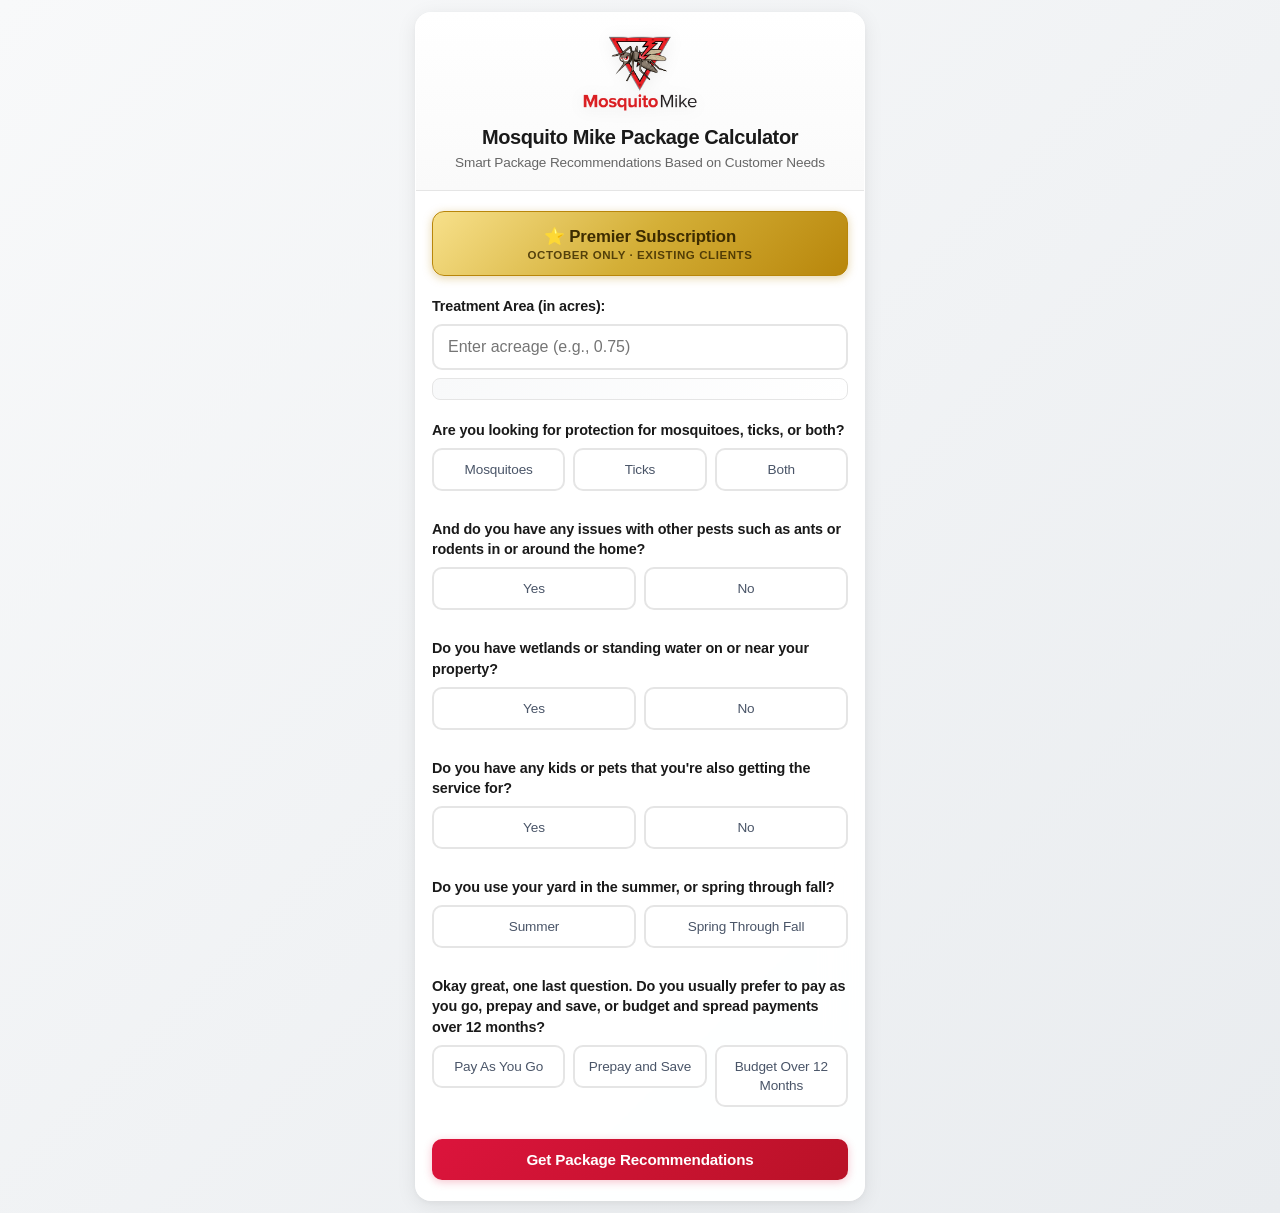
<file: index.html>
<!DOCTYPE html>
<html lang="en">
<head>
    <meta charset="UTF-8">
    <meta name="viewport" content="width=device-width, initial-scale=1.0">
    <title>Mosquito Mike Package Calculator</title>
    <link rel="icon" type="image/png" href="MM_Calculator_Icon-9.png">
    <link rel="stylesheet" href="styles.css">
</head>
<body>
    <div class="container">
        <div class="header">
            <img src="logo.png" alt="Mosquito Mike Logo" class="header-logo">
            <h1>Mosquito Mike Package Calculator</h1>
            <p>Smart Package Recommendations Based on Customer Needs</p>
        </div>

        <div class="content">
            <!-- Page 1: Questions -->
            <div id="page1" class="page active">
                <button class="btn btn-premier" onclick="openPremier()">
                    <span class="btn-premier-title">&#11088; Premier Subscription</span>
                    <span class="btn-premier-sub">October Only &middot; Existing Clients</span>
                </button>

                <div class="input-group">
                    <label for="acreage">Treatment Area (in acres):</label>
                    <input type="number" id="acreage" step="0.01" min="0.01" placeholder="Enter acreage (e.g., 0.75)">
                    <div id="tierDisplay" class="tier-display"></div>
                    <button id="btnViewPricing" class="btn btn-view-pricing" onclick="viewAllPricing()" style="display: none;">View All Pricing</button>
                </div>

                <div class="input-group">
                    <label>Are you looking for protection for mosquitoes, ticks, or both?</label>
                    <div class="radio-group">
                        <div class="radio-option">
                            <input type="radio" id="pest-mosquitoes" name="pest_concern" value="mosquitoes">
                            <label for="pest-mosquitoes">Mosquitoes</label>
                        </div>
                        <div class="radio-option">
                            <input type="radio" id="pest-ticks" name="pest_concern" value="ticks">
                            <label for="pest-ticks">Ticks</label>
                        </div>
                        <div class="radio-option">
                            <input type="radio" id="pest-both" name="pest_concern" value="both">
                            <label for="pest-both">Both</label>
                        </div>
                    </div>
                </div>

                <div class="input-group">
                    <label>And do you have any issues with other pests such as ants or rodents in or around the home?</label>
                    <div class="radio-group">
                        <div class="radio-option">
                            <input type="radio" id="other-pests-yes" name="other_pests" value="yes">
                            <label for="other-pests-yes">Yes</label>
                        </div>
                        <div class="radio-option">
                            <input type="radio" id="other-pests-no" name="other_pests" value="no">
                            <label for="other-pests-no">No</label>
                        </div>
                    </div>
                </div>

                <div class="input-group">
                    <label>Do you have wetlands or standing water on or near your property?</label>
                    <div class="radio-group">
                        <div class="radio-option">
                            <input type="radio" id="water-yes" name="standing_water" value="yes">
                            <label for="water-yes">Yes</label>
                        </div>
                        <div class="radio-option">
                            <input type="radio" id="water-no" name="standing_water" value="no">
                            <label for="water-no">No</label>
                        </div>
                    </div>
                </div>

                <div class="input-group">
                    <label>Do you have any kids or pets that you're also getting the service for?</label>
                    <div class="radio-group">
                        <div class="radio-option">
                            <input type="radio" id="kids-yes" name="kids_pets" value="yes">
                            <label for="kids-yes">Yes</label>
                        </div>
                        <div class="radio-option">
                            <input type="radio" id="kids-no" name="kids_pets" value="no">
                            <label for="kids-no">No</label>
                        </div>
                    </div>
                </div>

                <div class="input-group">
                    <label>Do you use your yard in the summer, or spring through fall?</label>
                    <div class="radio-group">
                        <div class="radio-option">
                            <input type="radio" id="yard-summer" name="yard_use" value="summer">
                            <label for="yard-summer">Summer</label>
                        </div>
                        <div class="radio-option">
                            <input type="radio" id="yard-spring-fall" name="yard_use" value="spring_fall">
                            <label for="yard-spring-fall">Spring Through Fall</label>
                        </div>
                    </div>
                </div>

                <div class="input-group">
                    <label>Okay great, one last question. Do you usually prefer to pay as you go, prepay and save, or budget and spread payments over 12 months?</label>
                    <div class="radio-group">
                        <div class="radio-option">
                            <input type="radio" id="payment-paygo" name="payment_preference" value="pay_go">
                            <label for="payment-paygo">Pay As You Go</label>
                        </div>
                        <div class="radio-option">
                            <input type="radio" id="payment-prepay" name="payment_preference" value="prepay">
                            <label for="payment-prepay">Prepay and Save</label>
                        </div>
                        <div class="radio-option">
                            <input type="radio" id="payment-budget" name="payment_preference" value="budget">
                            <label for="payment-budget">Budget Over 12 Months</label>
                        </div>
                    </div>
                </div>

                <div class="button-group">
                    <button class="btn btn-primary" onclick="calculatePackages()">Get Package Recommendations</button>
                </div>
            </div>

            <!-- Page 2: Results -->
            <div id="page2" class="page">

                <div id="recommendedPackages"></div>

                <div id="allPackages" class="all-packages"></div>

                <div id="outcomeButtons" class="outcome-buttons">
                    <button class="btn btn-sold" onclick="goToAddons()">Sold (Move to Add-Ons)</button>
                    <button class="btn btn-not-sold" onclick="goToEmail()">Not Sold (Generate Email)</button>
                </div>
            </div>

            <!-- Page 3: Add-Ons Pitch -->
            <div id="page3" class="page">
                <div class="addons-container">
                    <h2>Add-On Pitch: Ants &amp; Rodents</h2>
                    <div id="addonsPitch" class="addons-pitch"></div>
                    <div class="button-group">
                        <button class="btn btn-secondary" onclick="backToResults()">Back to Packages</button>
                    </div>
                </div>
            </div>

            <!-- Page 4: Email Generator -->
            <div id="page4" class="page">
                <div class="email-container">
                    <h2>Generate Follow-Up Email</h2>

                    <div class="email-names">
                        <div class="input-group">
                            <label for="clientName">Client First Name <span class="required">*</span></label>
                            <input type="text" id="clientName" placeholder="e.g., John" required>
                        </div>
                        <div class="input-group">
                            <label for="repName">Your First Name <span class="required">*</span></label>
                            <input type="text" id="repName" placeholder="e.g., Sarah" required>
                        </div>
                    </div>

                    <h3 class="plans-header">Select up to 2 plans to include</h3>
                    <p class="plans-sub">Prices are pre-filled based on the property tier. Edit any to override.</p>
                    <div id="planCheckboxes" class="plan-checkboxes"></div>

                    <div class="email-options">
                        <label class="option-check">
                            <input type="checkbox" id="waiveNatural">
                            <span>Waive All-Natural upcharge (+$5/visit)</span>
                        </label>
                    </div>

                    <div class="button-group">
                        <button class="btn btn-primary" onclick="generateEmail()">Generate Email</button>
                        <button class="btn btn-secondary" onclick="backToResults()">Back to Packages</button>
                    </div>

                    <div id="generatedEmail" class="generated-email" style="display: none;">
                        <h4>Preview (formatting will be preserved when pasted into Gmail)</h4>
                        <div id="emailContent" class="email-preview"></div>
                        <button class="btn-copy" onclick="copyEmailHTML()">Copy to Gmail</button>
                    </div>
                </div>
            </div>

            <!-- Page 5: Premier — Eligibility Check -->
            <div id="page5" class="page">
                <div class="premier-hero">
                    <img src="logo.png" alt="Mosquito Mike Logo" class="premier-hero-logo">
                    <div class="premier-hero-title">&#11088; Premier Subscription</div>
                    <span class="premier-badge">October 2026 Only</span>
                    <p>For existing clients. Billing starts Nov 1st, 2026 &middot; covers the 2027 season &middot; price guaranteed through Nov 1st, 2028.</p>
                </div>

                <h2 class="premier-step">Step 1: Eligibility Check</h2>

                <div class="input-group">
                    <label for="premierAcreage">Treatment Area (in acres):</label>
                    <input type="number" id="premierAcreage" step="0.01" min="0.01" placeholder="Enter acreage (e.g., 0.75)" oninput="updatePremierTier()">
                    <div id="premierTierDisplay" class="tier-display"></div>
                </div>

                <div class="input-group">
                    <label for="premierRate">2026 Bi-Weekly Per-Treatment Rate ($):</label>
                    <p class="input-hint">Enter the client&rsquo;s 2026 <strong>bi-weekly rate only</strong>, regardless of the program they had. Premier is always priced off the bi-weekly rate, even if they were on a Triweekly plan.</p>
                    <input type="number" id="premierRate" step="0.01" min="0.01" placeholder="Bi-weekly rate per treatment (e.g., 109)">
                </div>

                <div class="button-group">
                    <button class="btn btn-secondary" onclick="exitPremier()">Back</button>
                    <button class="btn btn-premier-action" onclick="runPremierEligibilityCheck()">Check Eligibility</button>
                </div>
            </div>

            <!-- Page 6: Premier — Pricing & Add-Ons -->
            <div id="page6" class="page">
                <h2 class="premier-step">Step 2: Premier Pricing</h2>

                <div id="premierPackage"></div>

                <h3 class="premier-section-title">Upgrade to Premier+ or Add Insect Only (optional)</h3>
                <div id="premierAddonCards" class="addon-cards"></div>

                <div class="input-group premier-addon-select">
                    <label>Upgrade to Premier+ or add Insect Only?</label>
                    <div id="premierAddonOptions" class="radio-group"></div>
                    <div id="premierAddonTotal" class="tier-display"></div>
                </div>

                <div class="outcome-buttons">
                    <button class="btn btn-sold" onclick="sellPremier()">Sold (Generate CRM Note)</button>
                    <button class="btn btn-not-sold" onclick="pitchPremier()">Pitched (Generate Email)</button>
                </div>

                <div class="button-group">
                    <button class="btn btn-secondary" onclick="backToPremierEligibility()">Back</button>
                    <button class="btn btn-primary" onclick="resetPremier()">New Calc</button>
                </div>
            </div>

            <!-- Page 7: Premier — Sold (CRM Note) -->
            <div id="page7" class="page">
                <div class="addons-container">
                    <h2>Premier Sold: CRM Note</h2>

                    <div class="premier-reminder">&#128227; <strong>Reminder:</strong> Post your Premier sale in the Discord!</div>
                    <div class="premier-reminder">&#128257; <strong>Reminder:</strong> Don&rsquo;t forget to set up the recurring billing!</div>

                    <div class="input-group">
                        <label>Add-on included:</label>
                        <div id="premierSoldAddonOptions" class="radio-group"></div>
                    </div>

                    <div class="copy-section">
                        <h4>Title</h4>
                        <div id="premierCrmTitle" class="copy-text"></div>
                        <button class="btn-copy" onclick="copyPremierText('premierCrmTitle', this)">Copy Title</button>
                    </div>

                    <div class="copy-section">
                        <h4>Note</h4>
                        <div id="premierCrmNote" class="copy-text"></div>
                        <label for="premierCrmExtra" class="premier-extra-label">Add to note (optional)</label>
                        <textarea id="premierCrmExtra" class="premier-extra" rows="2" placeholder="e.g., Prefers texts for scheduling" oninput="updatePremierCrmNote()"></textarea>
                        <button class="btn-copy" onclick="copyPremierText('premierCrmNote', this)">Copy Note</button>
                    </div>

                    <div class="button-group">
                        <button class="btn btn-secondary" onclick="backToPremierResults()">Back</button>
                        <button class="btn btn-primary" onclick="resetPremier()">New Calc</button>
                    </div>
                </div>
            </div>

            <!-- Page 8: Premier — Pitched (Follow-Up Email) -->
            <div id="page8" class="page">
                <div class="email-container">
                    <h2>Premier Pitched: Follow-Up Email</h2>

                    <div class="email-names">
                        <div class="input-group">
                            <label for="premierClientName">Client First Name <span class="required">*</span></label>
                            <input type="text" id="premierClientName" placeholder="e.g., John" required>
                        </div>
                        <div class="input-group">
                            <label for="premierRepName">Your First Name <span class="required">*</span></label>
                            <input type="text" id="premierRepName" placeholder="e.g., Sarah" required>
                        </div>
                    </div>

                    <div class="input-group">
                        <label>Add-on pitched (added to the email &amp; CRM note):</label>
                        <div id="premierPitchedAddonOptions" class="radio-group"></div>
                    </div>

                    <div class="button-group">
                        <button class="btn btn-primary" onclick="generatePremierEmail()">Generate Email</button>
                    </div>

                    <div id="premierGeneratedEmail" class="generated-email" style="display: none;">
                        <h4>Preview (formatting will be preserved when pasted into Gmail)</h4>
                        <div id="premierEmailContent" class="email-preview"></div>
                        <button class="btn-copy" onclick="copyEmailHTML('premierEmailContent', 'premierGeneratedEmail')">Copy to Gmail</button>
                    </div>

                    <h3 class="premier-section-title">CRM Note</h3>

                    <div class="copy-section">
                        <h4>Title</h4>
                        <div id="premierPitchedTitle" class="copy-text"></div>
                        <button class="btn-copy" onclick="copyPremierText('premierPitchedTitle', this)">Copy Title</button>
                    </div>

                    <div class="copy-section">
                        <h4>Note</h4>
                        <div id="premierPitchedNote" class="copy-text"></div>
                        <label for="premierPitchedExtra" class="premier-extra-label">Add to note (optional)</label>
                        <textarea id="premierPitchedExtra" class="premier-extra" rows="2" placeholder="e.g., Talking it over with spouse, call back Oct 15" oninput="updatePremierPitchedNote()"></textarea>
                        <button class="btn-copy" onclick="copyPremierText('premierPitchedNote', this)">Copy Note</button>
                    </div>

                    <div class="button-group">
                        <button class="btn btn-secondary" onclick="backToPremierResults()">Back</button>
                        <button class="btn btn-primary" onclick="resetPremier()">New Calc</button>
                    </div>
                </div>
            </div>
        </div>
    </div>

    <!-- Fixed pricing toggle - outside container so it truly stays fixed -->
    <div class="pricing-toggle-container">
        <!-- Row 1: Action buttons -->
        <div>
            <button id="btnShowAll" class="btn btn-secondary btn-view-all" onclick="showAllPackages()">All Packages</button>
            <button id="btnHideAll" class="btn btn-secondary" onclick="hideAllPackages()" style="display: none;">Hide Packages</button>
            <button class="btn btn-primary" onclick="resetCalculator()">New Calc</button>
        </div>
        <!-- Row 2: Toggle -->
        <div>
            <span id="toggleLabel" style="font-weight: 600; color: #4a5568; font-size: 0.75rem;">Traditional</span>
            <label class="pricing-toggle">
                <input type="checkbox" id="pricingToggle" onchange="togglePricingMode()">
                <span class="toggle-slider"></span>
            </label>
            <span style="font-weight: 600; color: #48bb78; font-size: 0.75rem;">All Natural</span>
        </div>
    </div>

    <!-- Premier eligibility pop-up (pass or fail) - outside container so it covers the whole screen -->
    <div id="premierAlert" class="premier-alert-overlay" style="display: none;">
        <div id="premierAlertCard" class="premier-alert" role="alertdialog" aria-modal="true"></div>
    </div>

    <!-- Configuration and Pricing Data -->
    <script src="config.js"></script>
    <!-- Calculator Logic -->
    <script src="calculator.js"></script>
    <!-- Premier Subscription flow (pages 5–8) -->
    <script src="premier.js"></script>
</body>
</html>
</file>
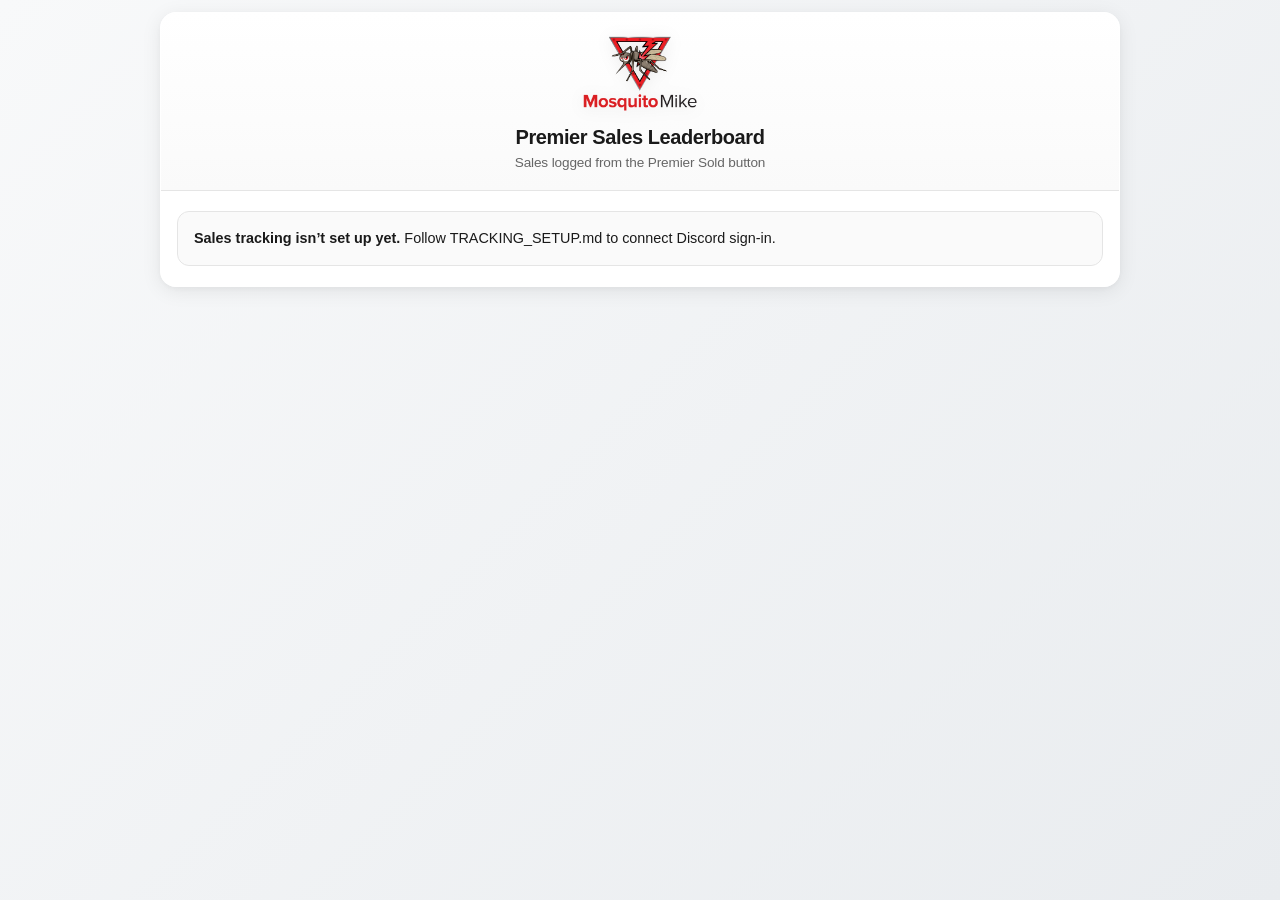
<file: admin.html>
<!DOCTYPE html>
<html lang="en">
<head>
    <meta charset="UTF-8">
    <meta name="viewport" content="width=device-width, initial-scale=1.0">
    <title>Premier Sales Leaderboard</title>
    <link rel="icon" type="image/png" href="MM_Calculator_Icon-9.png">
    <link rel="stylesheet" href="styles.css">
    <link rel="stylesheet" href="tracking.css">
</head>
<body class="admin-page">
    <div class="container admin-container">
        <div class="header">
            <img src="logo.png" alt="Mosquito Mike Logo" class="header-logo">
            <h1>Premier Sales Leaderboard</h1>
            <p>Sales logged from the Premier Sold button</p>
        </div>

        <div id="adminApp" class="content">
            <div id="adminNotice" class="admin-notice" style="display: none;"></div>

            <div id="adminDashboard" style="display: none;">
                <div class="admin-toolbar">
                    <div class="admin-periods" role="group" aria-label="Time period">
                        <button class="admin-period" data-period="today" onclick="setAdminPeriod('today')">Today</button>
                        <button class="admin-period" data-period="week" onclick="setAdminPeriod('week')">This Week</button>
                        <button class="admin-period" data-period="month" onclick="setAdminPeriod('month')">This Month</button>
                        <button class="admin-period" data-period="all" onclick="setAdminPeriod('all')">All Time</button>
                    </div>
                    <div class="admin-actions">
                        <span id="adminUpdated" class="admin-updated"></span>
                        <button class="btn btn-secondary admin-export" onclick="loadAdminSales()">Refresh</button>
                        <button class="btn btn-secondary admin-export" onclick="exportAdminCsv()">Export CSV</button>
                    </div>
                </div>

                <div id="adminStats" class="admin-stats"></div>

                <h2 class="admin-section-title">Leaderboard</h2>
                <div class="admin-table-wrap">
                    <table class="admin-table">
                        <thead>
                            <tr>
                                <th>#</th>
                                <th>Rep</th>
                                <th class="num">Sales</th>
                                <th class="num">Premier+</th>
                                <th class="num">Insect Only</th>
                                <th class="num">Premier Only</th>
                                <th class="num">New $/mo</th>
                                <th class="num">Commission</th>
                            </tr>
                        </thead>
                        <tbody id="adminLeaderboard"></tbody>
                    </table>
                </div>

                <h2 class="admin-section-title">Sales Log</h2>
                <div class="admin-table-wrap">
                    <table class="admin-table">
                        <thead>
                            <tr>
                                <th>When</th>
                                <th>Rep</th>
                                <th class="num">Acres</th>
                                <th class="num">Premier $/mo</th>
                                <th>Add-on</th>
                                <th class="num">Total $/mo</th>
                                <th class="num">Commission</th>
                                <th></th>
                            </tr>
                        </thead>
                        <tbody id="adminSales"></tbody>
                    </table>
                </div>
            </div>
        </div>
    </div>

    <script src="tracking-config.js"></script>
    <script src="tracking.js"></script>
    <script src="admin.js"></script>
</body>
</html>
</file>
<file: styles.css>
* {
    margin: 0;
    padding: 0;
    box-sizing: border-box;
}

body {
    font-family: -apple-system, BlinkMacSystemFont, 'Segoe UI', 'Inter', sans-serif;
    background: linear-gradient(135deg, #f8f9fa 0%, #e9ecef 100%);
    min-height: 100vh;
    padding: 12px 8px;
}

.container {
    max-width: 450px;
    margin: 0 auto;
    background: rgba(255, 255, 255, 0.95);
    backdrop-filter: blur(20px);
    border-radius: 16px;
    box-shadow:
        0 4px 20px rgba(0, 0, 0, 0.08),
        0 2px 6px rgba(0, 0, 0, 0.04);
    overflow: hidden;
    border: 1px solid rgba(255, 255, 255, 0.8);
}

.header {
    background: linear-gradient(to bottom, #ffffff 0%, #fafafa 100%);
    color: #1a1a1a;
    padding: 20px 16px;
    text-align: center;
    border-bottom: 1px solid #e5e5e5;
}

/* Hide header on results page */
body.showing-results .header {
    display: none;
}

.header-logo {
    max-width: 120px;
    height: auto;
    margin-bottom: 12px;
    display: block;
    margin-left: auto;
    margin-right: auto;
    filter: drop-shadow(0 2px 8px rgba(0, 0, 0, 0.08));
}

.header h1 {
    font-size: 1.25rem;
    margin-bottom: 6px;
    color: #1a1a1a;
    font-weight: 700;
    letter-spacing: -0.02em;
}

.header p {
    font-size: 0.85rem;
    color: #666;
    font-weight: 400;
    letter-spacing: -0.01em;
}

.content {
    padding: 20px 16px;
}

/* Page 1: Questions */
.page {
    display: none;
}

.page.active {
    display: block;
}

.input-group {
    margin-bottom: 20px;
}

.input-group label {
    display: block;
    font-weight: 600;
    margin-bottom: 8px;
    color: #1a1a1a;
    font-size: 0.9rem;
    letter-spacing: -0.01em;
    line-height: 1.4;
}

.input-group input[type="number"] {
    width: 100%;
    padding: 12px 14px;
    border: 2px solid #e5e5e5;
    border-radius: 10px;
    font-size: 1rem;
    transition: all 0.2s cubic-bezier(0.4, 0, 0.2, 1);
    background: white;
    font-family: inherit;
}

.input-group input[type="number"]:focus {
    outline: none;
    border-color: #DC143C;
    box-shadow: 0 0 0 3px rgba(220, 20, 60, 0.08);
}

.input-group input[type="number"]:hover {
    border-color: #d0d0d0;
}

.tier-display {
    margin-top: 8px;
    padding: 10px 12px;
    background: linear-gradient(135deg, #f8f9fa 0%, #ffffff 100%);
    border-radius: 8px;
    font-size: 0.85rem;
    color: #4a5568;
    border: 1px solid #e5e5e5;
    font-weight: 500;
}

.tier-display.warning {
    background: linear-gradient(135deg, #fff5f5 0%, #ffffff 100%);
    color: #c53030;
    border: 1px solid #feb2b2;
}

.btn-view-pricing {
    margin-top: 8px;
    width: 100%;
    padding: 10px 16px;
    background: linear-gradient(135deg, #0891b2 0%, #0e7490 100%);
    color: white;
    border: none;
    border-radius: 8px;
    font-size: 0.85rem;
    font-weight: 600;
    cursor: pointer;
    font-family: inherit;
    box-shadow: 0 2px 6px rgba(8, 145, 178, 0.25);
    transition: all 0.2s cubic-bezier(0.4, 0, 0.2, 1);
}

.btn-view-pricing:hover {
    background: linear-gradient(135deg, #0e7490 0%, #155e75 100%);
    box-shadow: 0 4px 10px rgba(8, 145, 178, 0.35);
}

.radio-group {
    display: flex;
    flex-wrap: wrap;
    gap: 8px;
}

.radio-option {
    flex: 1;
    min-width: calc(50% - 4px);
}

/* For 3-option groups, make them equal width */
.radio-group:has(.radio-option:nth-child(3):last-child) .radio-option {
    min-width: calc(33.33% - 6px);
}

.radio-option input[type="radio"] {
    display: none;
}

.radio-option label {
    display: block;
    padding: 10px 8px;
    background: white;
    border: 2px solid #e5e5e5;
    border-radius: 10px;
    cursor: pointer;
    text-align: center;
    transition: all 0.2s cubic-bezier(0.4, 0, 0.2, 1);
    font-weight: 500;
    color: #4a5568;
    font-size: 0.85rem;
}

.radio-option input[type="radio"]:checked + label {
    background: linear-gradient(135deg, #DC143C 0%, #B91227 100%);
    color: white;
    border-color: #DC143C;
    box-shadow: 0 2px 8px rgba(220, 20, 60, 0.25);
}

.radio-option label:hover {
    border-color: #DC143C;
    background: #fafafa;
}

.radio-option input[type="radio"]:checked + label:hover {
    background: linear-gradient(135deg, #B91227 0%, #A01020 100%);
}

.button-group {
    display: flex;
    gap: 8px;
    margin-top: 24px;
}

.btn {
    padding: 12px 20px;
    border: none;
    border-radius: 10px;
    font-size: 0.95rem;
    font-weight: 600;
    cursor: pointer;
    transition: all 0.2s cubic-bezier(0.4, 0, 0.2, 1);
    font-family: inherit;
    letter-spacing: -0.01em;
}

.btn-primary {
    background: linear-gradient(135deg, #DC143C 0%, #B91227 100%);
    color: white;
    flex: 1;
    box-shadow: 0 2px 8px rgba(220, 20, 60, 0.25);
}

.btn-primary:hover {
    background: linear-gradient(135deg, #B91227 0%, #A01020 100%);
    transform: translateY(-1px);
    box-shadow: 0 4px 12px rgba(220, 20, 60, 0.35);
}

.btn-primary:active {
    transform: translateY(0);
}

.btn-secondary {
    background: white;
    color: #4a5568;
    border: 2px solid #e5e5e5;
}

.btn-secondary:hover {
    background: #fafafa;
    border-color: #d0d0d0;
}

/* Special styling for "See All Packages" button */
.btn-view-all {
    background: linear-gradient(135deg, #0891b2 0%, #0e7490 100%);
    color: white;
    border: 2px solid #0891b2;
    box-shadow: 0 2px 8px rgba(8, 145, 178, 0.25);
    font-weight: 600;
}

.btn-view-all:hover {
    background: linear-gradient(135deg, #0e7490 0%, #155e75 100%);
    border-color: #0e7490;
    box-shadow: 0 4px 12px rgba(8, 145, 178, 0.35);
}

.btn-view-all:active {
    transform: translateY(0);
}

/* Compact buttons for fixed bar */
.pricing-toggle-container .btn {
    padding: 8px 12px;
    font-size: 0.8rem;
    border-radius: 8px;
}

/* Page 2: Results */
.package-card {
    background: white;
    border: 2px solid #f0f0f0;
    border-radius: 12px;
    padding: 16px;
    margin-bottom: 12px;
    transition: all 0.2s cubic-bezier(0.4, 0, 0.2, 1);
}

.package-card:hover {
    border-color: #e0e0e0;
    box-shadow: 0 4px 16px rgba(0, 0, 0, 0.06);
}

.package-card.recommended {
    border-color: #DC143C;
    box-shadow: 0 4px 16px rgba(220, 20, 60, 0.15);
    background: linear-gradient(to bottom, #ffffff 0%, #fffafa 100%);
}

.package-card.recommended:hover {
    box-shadow: 0 6px 20px rgba(220, 20, 60, 0.2);
}

.package-header {
    display: flex;
    justify-content: space-between;
    align-items: flex-start;
    margin-bottom: 12px;
    gap: 8px;
}

.package-title {
    font-size: 1rem;
    font-weight: 700;
    color: #1a1a1a;
    letter-spacing: -0.02em;
    line-height: 1.3;
}

.recommendation-badge {
    background: linear-gradient(135deg, #DC143C 0%, #B91227 100%);
    color: white;
    padding: 4px 10px;
    border-radius: 12px;
    font-size: 0.7rem;
    font-weight: 600;
    box-shadow: 0 2px 6px rgba(220, 20, 60, 0.25);
    letter-spacing: 0.02em;
    white-space: nowrap;
    flex-shrink: 0;
}

.pricing-row {
    display: flex;
    justify-content: center;
    margin-bottom: 8px;
    padding: 12px;
    background: linear-gradient(135deg, #fafafa 0%, #ffffff 100%);
    border-radius: 10px;
    border: 1px solid #f0f0f0;
}

.pricing-option {
    text-align: center;
    flex: 1;
}

.pricing-label {
    font-size: 0.7rem;
    color: #888;
    margin-bottom: 4px;
    font-weight: 600;
    text-transform: uppercase;
    letter-spacing: 0.05em;
}

.pricing-amount {
    font-size: 1.5rem;
    font-weight: 700;
    color: #1a1a1a;
    letter-spacing: -0.02em;
}

.talking-points {
    margin-top: 12px;
    padding-top: 12px;
    border-top: 1px solid #f0f0f0;
}

.talking-points h4 {
    color: #1a1a1a;
    margin-bottom: 8px;
    font-size: 0.9rem;
    font-weight: 600;
    letter-spacing: -0.01em;
}

.talking-points ul {
    list-style: none;
    padding-left: 0;
    column-count: 1;
}

.talking-points li {
    padding: 6px 0;
    padding-left: 22px;
    position: relative;
    color: #4a5568;
    line-height: 1.5;
    font-size: 0.85rem;
    break-inside: avoid;
}

.talking-points li:before {
    content: "✔";
    position: absolute;
    left: 0;
    color: #48bb78;
    font-weight: bold;
    font-size: 0.9rem;
}

/* All Packages Section - Compact Grid */
.all-packages {
    display: none;
    margin-top: 20px;
    padding-top: 16px;
    border-top: 1px solid #e5e5e5;
}

.all-packages.show {
    display: block;
}

.all-packages h3 {
    color: #1a1a1a;
    margin-bottom: 12px;
    font-size: 1rem;
    font-weight: 700;
    letter-spacing: -0.02em;
}

/* Make all packages cards more compact */
.all-packages .package-card {
    padding: 12px;
    margin-bottom: 8px;
}

.all-packages .package-header {
    margin-bottom: 8px;
}

.all-packages .package-title {
    font-size: 0.9rem;
}

.all-packages .pricing-row {
    padding: 8px;
    margin-bottom: 0;
}

.all-packages .pricing-amount {
    font-size: 1.25rem;
}

.copy-section {
    margin-top: 20px;
    padding: 16px;
    background: linear-gradient(135deg, #fafafa 0%, #ffffff 100%);
    border-radius: 10px;
    border: 1px solid #e5e5e5;
}

.copy-section h4 {
    margin-bottom: 8px;
    color: #1a1a1a;
    font-weight: 600;
    font-size: 0.9rem;
    letter-spacing: -0.01em;
}

.copy-text {
    padding: 12px;
    background: white;
    border: 1px solid #e5e5e5;
    border-radius: 8px;
    font-family: 'SF Mono', 'Monaco', 'Consolas', monospace;
    font-size: 0.75rem;
    line-height: 1.5;
    white-space: pre-wrap;
    color: #4a5568;
    max-height: 150px;
    overflow-y: auto;
}

.btn-copy {
    margin-top: 8px;
    background: linear-gradient(135deg, #48bb78 0%, #38a169 100%);
    color: white;
    padding: 10px 16px;
    border: none;
    border-radius: 8px;
    cursor: pointer;
    font-weight: 600;
    transition: all 0.2s cubic-bezier(0.4, 0, 0.2, 1);
    font-family: inherit;
    font-size: 0.85rem;
    box-shadow: 0 2px 6px rgba(72, 187, 120, 0.25);
    width: 100%;
}

.btn-copy:hover {
    background: linear-gradient(135deg, #38a169 0%, #2f855a 100%);
    box-shadow: 0 4px 10px rgba(72, 187, 120, 0.3);
}

.btn-copy.copied {
    background: linear-gradient(135deg, #2f855a 0%, #276749 100%);
}

.score-debug {
    display: none;
    margin-top: 8px;
    padding: 8px;
    background: #fef5e7;
    border: 1px solid #f9c851;
    border-radius: 6px;
    font-size: 0.75rem;
    color: #7a6c2e;
}

.score-debug.show {
    display: block;
}

.toggle-debug {
    position: fixed;
    bottom: 12px;
    right: 12px;
    background: linear-gradient(135deg, #4a5568 0%, #2d3748 100%);
    color: white;
    border: none;
    border-radius: 8px;
    width: 44px;
    height: 44px;
    cursor: pointer;
    font-size: 0.65rem;
    box-shadow: 0 2px 10px rgba(0, 0, 0, 0.15);
    z-index: 1000;
    transition: all 0.2s cubic-bezier(0.4, 0, 0.2, 1);
    font-weight: 600;
}

.toggle-debug:hover {
    transform: translateY(-1px);
    box-shadow: 0 4px 14px rgba(0, 0, 0, 0.2);
}

/* Modern Scrollbar */
::-webkit-scrollbar {
    width: 6px;
}

::-webkit-scrollbar-track {
    background: #f1f1f1;
}

::-webkit-scrollbar-thumb {
    background: #ccc;
    border-radius: 3px;
}

::-webkit-scrollbar-thumb:hover {
    background: #999;
}

/* Pricing Toggle Switch */
.pricing-toggle {
    position: relative;
    display: inline-block;
    width: 44px;
    height: 24px;
}

.pricing-toggle input {
    opacity: 0;
    width: 0;
    height: 0;
}

.toggle-slider {
    position: absolute;
    cursor: pointer;
    top: 0;
    left: 0;
    right: 0;
    bottom: 0;
    background: #e5e5e5;
    transition: all 0.3s cubic-bezier(0.4, 0, 0.2, 1);
    border-radius: 24px;
    box-shadow: inset 0 2px 4px rgba(0, 0, 0, 0.1);
}

.toggle-slider:before {
    position: absolute;
    content: "";
    height: 18px;
    width: 18px;
    left: 3px;
    bottom: 3px;
    background: white;
    transition: all 0.3s cubic-bezier(0.4, 0, 0.2, 1);
    border-radius: 50%;
    box-shadow: 0 2px 4px rgba(0, 0, 0, 0.2);
}

.pricing-toggle input:checked + .toggle-slider {
    background: linear-gradient(135deg, #48bb78 0%, #38a169 100%);
}

.pricing-toggle input:checked + .toggle-slider:before {
    transform: translateX(20px);
}

.pricing-toggle:hover .toggle-slider {
    box-shadow: inset 0 2px 4px rgba(0, 0, 0, 0.15), 0 0 0 3px rgba(72, 187, 120, 0.1);
}

/* Fixed pricing toggle - compact for narrow window */
.pricing-toggle-container {
    position: fixed;
    top: 0;
    left: 50%;
    transform: translateX(-50%);
    max-width: 450px;
    width: 100%;
    display: none;
    flex-direction: column;
    gap: 8px;
    background: rgba(255, 255, 255, 0.98);
    backdrop-filter: blur(10px);
    z-index: 1000;
    padding: 10px 12px;
    border-bottom: 2px solid #e5e5e5;
    box-shadow: 0 2px 8px rgba(0, 0, 0, 0.08);
}

/* Top row: buttons */
.pricing-toggle-container > div:first-child {
    display: flex;
    gap: 6px;
}

.pricing-toggle-container > div:first-child .btn {
    flex: 1;
}

/* Toggle row */
.pricing-toggle-container > div:last-child {
    display: flex;
    align-items: center;
    justify-content: center;
    gap: 8px;
}

/* Show toggle only on results page */
body.showing-results .pricing-toggle-container {
    display: flex;
}

/* Add padding to content so first card isn't hidden under fixed toggle */
body.showing-results #recommendedPackages {
    padding-top: 95px;
}

/* Smooth Animations */
* {
    scroll-behavior: smooth;
}

/* Hide header when on page 2 - CRITICAL FIX */
body.showing-results .header {
    display: none !important;
    visibility: hidden !important;
    height: 0 !important;
    overflow: hidden !important;
    margin: 0 !important;
    padding: 0 !important;
}

body.showing-results .container {
    overflow: visible !important;
}

body.showing-results .content {
    padding-top: 16px;
    overflow: visible !important;
}


/* Collapsible "Why this package?" sections */
.talking-points h4 {
    cursor: pointer;
    user-select: none;
    display: flex;
    align-items: center;
    gap: 6px;
}

.talking-points h4::after {
    content: '▼';
    font-size: 0.6rem;
    transition: transform 0.2s;
    margin-left: auto;
}

.talking-points h4.collapsed::after {
    transform: rotate(-90deg);
}

.tp-content {
    max-height: 2000px;
    overflow: hidden;
    transition: max-height 0.3s ease-out;
}

.tp-content.collapsed {
    max-height: 0;
}

.tp-pitch {
    font-style: italic;
    color: #2d3748;
    padding: 10px 12px;
    background: #f7fafc;
    border-left: 3px solid #c53030;
    border-radius: 0 6px 6px 0;
    margin-bottom: 12px;
    font-size: 0.85rem;
    line-height: 1.5;
}

.tp-pitch p {
    margin: 0 0 10px 0;
}

.tp-pitch p:last-child {
    margin-bottom: 0;
}

.tp-best-for {
    background: linear-gradient(135deg, #fefce8 0%, #fef9c3 100%);
    border: 1px solid #fde68a;
    border-radius: 8px;
    padding: 8px 12px;
    margin-bottom: 12px;
    font-size: 0.84rem;
    color: #92400e;
    line-height: 1.4;
}

.tp-section {
    margin-bottom: 10px;
}

.tp-section-title {
    font-weight: 700;
    font-size: 0.8rem;
    text-transform: uppercase;
    letter-spacing: 0.04em;
    color: #718096;
    margin-bottom: 4px;
    padding-bottom: 4px;
    border-bottom: 1px solid #e2e8f0;
}

.tp-content ul {
    list-style: none;
    padding-left: 0;
    margin: 0;
}

.tp-content li {
    padding: 5px 0;
    padding-left: 22px;
    position: relative;
    font-size: 0.82rem;
    color: #2d3748;
    line-height: 1.4;
    break-inside: avoid;
}

.tp-content li:before {
    content: "\2714";
    position: absolute;
    left: 0;
    color: #48bb78;
    font-weight: bold;
    font-size: 0.8rem;
}

/* Prepay savings box - compact */
.package-card > div[style*="background: linear-gradient"] {
    margin-top: 10px !important;
    padding: 12px !important;
    border-radius: 10px !important;
}

.package-card > div[style*="background: linear-gradient"] > div[style*="margin-bottom: 12px"] {
    margin-bottom: 8px !important;
}

.package-card > div[style*="background: linear-gradient"] > div[style*="padding: 12px"] {
    padding: 10px !important;
    margin-bottom: 8px !important;
}

/* ---- Outcome buttons (Sold / Not Sold) ---- */
.outcome-buttons {
    display: flex;
    gap: 12px;
    margin-top: 24px;
    flex-wrap: wrap;
}

.outcome-buttons .btn {
    flex: 1;
    min-width: 200px;
    padding: 14px 20px;
    font-size: 1rem;
    font-weight: 600;
    border-radius: 10px;
    cursor: pointer;
    border: none;
    transition: all 0.2s ease;
}

.btn-sold {
    background: linear-gradient(135deg, #48bb78 0%, #38a169 100%);
    color: white;
    box-shadow: 0 2px 8px rgba(72, 187, 120, 0.3);
}

.btn-sold:hover {
    background: linear-gradient(135deg, #38a169 0%, #2f855a 100%);
    transform: translateY(-1px);
    box-shadow: 0 4px 12px rgba(72, 187, 120, 0.4);
}

.btn-not-sold {
    background: linear-gradient(135deg, #ed8936 0%, #dd6b20 100%);
    color: white;
    box-shadow: 0 2px 8px rgba(237, 137, 54, 0.3);
}

.btn-not-sold:hover {
    background: linear-gradient(135deg, #dd6b20 0%, #c05621 100%);
    transform: translateY(-1px);
    box-shadow: 0 4px 12px rgba(237, 137, 54, 0.4);
}

/* ---- Add-ons pitch page ---- */
.addons-container,
.email-container {
    padding: 20px 0;
}

.addons-container h2,
.email-container h2 {
    margin-bottom: 20px;
    color: #1a1a1a;
}

.addons-pitch {
    margin-bottom: 24px;
}

.pitch-block {
    padding: 20px;
    border-radius: 10px;
    border: 1px solid #e5e5e5;
    background: #fafafa;
}

.pitch-block.yes {
    border-left: 4px solid #48bb78;
}

.pitch-block.no {
    border-left: 4px solid #3182ce;
}

.pitch-block h3 {
    margin-bottom: 12px;
    font-size: 1rem;
    color: #4a5568;
}

.pitch-block blockquote {
    margin: 8px 0 0 0;
    padding: 14px 18px;
    background: white;
    border-radius: 8px;
    border: 1px solid #e5e5e5;
    font-style: italic;
    line-height: 1.6;
    color: #2d3748;
}

/* ---- Email generator page ---- */
.email-container textarea {
    width: 100%;
    padding: 12px;
    border: 1px solid #e5e5e5;
    border-radius: 8px;
    font-family: inherit;
    font-size: 0.95rem;
    resize: vertical;
}

.email-container textarea:focus {
    outline: none;
    border-color: #DC143C;
}

.generated-email {
    margin-top: 24px;
    padding: 16px;
    background: linear-gradient(135deg, #fafafa 0%, #ffffff 100%);
    border-radius: 10px;
    border: 1px solid #e5e5e5;
}

.generated-email h4 {
    margin-bottom: 8px;
    color: #1a1a1a;
    font-weight: 600;
    font-size: 0.9rem;
}

/* ---- Email generator form ---- */
.required {
    color: #DC143C;
    font-weight: 700;
}


.email-names {
    display: flex;
    gap: 16px;
    flex-wrap: wrap;
}

.email-names .input-group {
    flex: 1;
    min-width: 200px;
}

.email-names label {
    text-transform: uppercase;
    letter-spacing: 0.03em;
}

.email-container input[type="text"] {
    width: 100%;
    padding: 10px 12px;
    border: 1px solid #e5e5e5;
    border-radius: 8px;
    font-family: inherit;
    font-size: 0.95rem;
}

.email-container input[type="text"]:focus {
    outline: none;
    border-color: #DC143C;
}

.plans-header {
    margin-top: 24px;
    margin-bottom: 4px;
    color: #1a1a1a;
    font-size: 1.05rem;
}

.plans-sub {
    margin: 0 0 12px 0;
    color: #6b7280;
    font-size: 0.85rem;
}

.plan-checkboxes {
    display: flex;
    flex-direction: column;
    gap: 10px;
    margin-bottom: 20px;
}

.plan-check {
    padding: 12px 14px;
    border: 1px solid #e5e5e5;
    border-radius: 8px;
    background: #fafafa;
    transition: all 0.15s ease;
}

.plan-check.disabled {
    opacity: 0.45;
    background: #f0f0f0;
}

.plan-check-head {
    display: flex;
    align-items: center;
    gap: 10px;
    cursor: pointer;
    font-weight: 600;
    color: #1a1a1a;
    font-size: 0.95rem;
}

.plan-check-head input[type="checkbox"] {
    width: 18px;
    height: 18px;
    cursor: pointer;
    accent-color: #DC143C;
}

.plan-check.disabled .plan-check-head {
    cursor: not-allowed;
}

.plan-price-single {
    display: flex;
    align-items: center;
    gap: 6px;
    margin-top: 8px;
    margin-left: 28px;
}

.plan-price-single .dollar,
.price-line .dollar {
    font-weight: 600;
    color: #4a5568;
}

.plan-price-single .suffix {
    color: #4a5568;
    font-size: 0.9rem;
}

.plan-price {
    width: 80px;
    padding: 6px 8px !important;
    border: 1px solid #e5e5e5;
    border-radius: 6px;
    font-family: inherit;
    font-size: 0.9rem;
    text-align: right;
}

.plan-prices {
    margin-top: 8px;
    margin-left: 28px;
    display: flex;
    flex-direction: column;
    gap: 6px;
}

.price-line {
    display: flex;
    align-items: center;
    gap: 8px;
    font-size: 0.9rem;
    color: #4a5568;
}

.price-line > span:first-child {
    min-width: 160px;
}

.email-options {
    margin-bottom: 16px;
    padding: 12px 14px;
    background: #fff8e6;
    border: 1px solid #fbd38d;
    border-radius: 8px;
}

.option-check {
    display: flex;
    align-items: center;
    gap: 10px;
    cursor: pointer;
    font-weight: 600;
    color: #1a1a1a;
    font-size: 0.95rem;
}

.option-check input[type="checkbox"] {
    width: 18px;
    height: 18px;
    cursor: pointer;
    accent-color: #DC143C;
}

.email-preview {
    padding: 20px;
    background: white;
    border: 1px solid #e5e5e5;
    border-radius: 8px;
    font-family: Arial, sans-serif;
    font-size: 0.9rem;
    line-height: 1.5;
    color: #1a1a1a;
    max-height: 500px;
    overflow-y: auto;
    margin-bottom: 12px;
}

.email-preview p { margin: 0 0 10px 0; }
.email-preview ul { margin: 0 0 10px 0; padding-left: 24px; }
.email-preview li { margin-bottom: 4px; }
.email-preview hr { border: 0; border-top: 1px solid #d0d0d0; margin: 14px 0; }

/* ---- Add-on cards (ants/rodents) ---- */
.addon-cards {
    margin-top: 20px;
    display: flex;
    flex-direction: column;
    gap: 16px;
}

.addon-card .pricing-sub {
    font-size: 0.8rem;
    color: #4a5568;
    margin-top: 4px;
    font-weight: 500;
}

/* ---- Premier Subscription (October 2026 promo) ---- */
/* Premier pages (body.premier-mode) use a dark theme: black replaces white, purple replaces red.
   Gold/amber stays reserved for Premier-specific CTA elements. */
body.premier-mode {
    --pm-surface: #16131c;
    --pm-surface-2: #1e1926;
    --pm-border: #2d2638;
    --pm-border-strong: #3d3449;
    --pm-text: #f4f1f8;
    --pm-text-2: #cfc7da;
    --pm-muted: #9a90a8;
    --pm-purple: #8b5cf6;
    --pm-purple-dark: #6d28d9;
    --pm-purple-darker: #5b21b6;
    --pm-purple-light: #c4b5fd;
    color-scheme: dark;
    background: linear-gradient(135deg, #0b0a0f 0%, #1a1224 100%);
}

body.premier-mode .header {
    display: none;
}

body.premier-mode .container {
    background: rgba(18, 16, 23, 0.97);
    border-color: rgba(139, 92, 246, 0.45);
    box-shadow:
        0 0 24px rgba(139, 92, 246, 0.35),
        0 0 60px rgba(139, 92, 246, 0.18),
        0 4px 24px rgba(0, 0, 0, 0.5);
}

/* Headings & form fields */
body.premier-mode .premier-step,
body.premier-mode .premier-section-title,
body.premier-mode .addons-container h2,
body.premier-mode .email-container h2,
body.premier-mode .input-group label,
body.premier-mode .package-title,
body.premier-mode .talking-points h4,
body.premier-mode .copy-section h4,
body.premier-mode .generated-email h4 {
    color: var(--pm-text);
}

body.premier-mode .input-group input[type="number"],
body.premier-mode .email-container input[type="text"] {
    background: var(--pm-surface);
    border-color: var(--pm-border);
    color: var(--pm-text);
}

body.premier-mode .input-group input[type="number"]:hover {
    border-color: var(--pm-border-strong);
}

body.premier-mode .input-group input[type="number"]:focus,
body.premier-mode .email-container input[type="text"]:focus {
    border-color: var(--pm-purple);
    box-shadow: 0 0 0 3px rgba(139, 92, 246, 0.2);
}

body.premier-mode .input-group input::placeholder {
    color: #6f6680;
}

body.premier-mode .required {
    color: var(--pm-purple-light);
}

body.premier-mode .tier-display {
    background: var(--pm-surface-2);
    border-color: var(--pm-border);
    color: var(--pm-text-2);
}

body.premier-mode .tier-display.warning {
    background: rgba(239, 68, 68, 0.1);
    border-color: #7f1d1d;
    color: #fca5a5;
}

/* Buttons: red → purple (gold, Sold/Not Sold and copy buttons keep their colors) */
body.premier-mode .btn-primary {
    background: linear-gradient(135deg, var(--pm-purple) 0%, var(--pm-purple-dark) 100%);
    box-shadow: 0 2px 10px rgba(139, 92, 246, 0.35);
}

body.premier-mode .btn-primary:hover {
    background: linear-gradient(135deg, var(--pm-purple-dark) 0%, var(--pm-purple-darker) 100%);
    box-shadow: 0 4px 14px rgba(139, 92, 246, 0.45);
}

body.premier-mode .btn-secondary {
    background: transparent;
    color: var(--pm-text-2);
    border-color: var(--pm-border-strong);
}

body.premier-mode .btn-secondary:hover {
    background: var(--pm-surface-2);
    border-color: #4d4259;
}

body.premier-mode .radio-option label {
    background: var(--pm-surface);
    border-color: var(--pm-border);
    color: var(--pm-text-2);
}

body.premier-mode .radio-option label:hover {
    background: var(--pm-surface-2);
    border-color: var(--pm-purple);
}

body.premier-mode .radio-option input[type="radio"]:checked + label {
    background: linear-gradient(135deg, var(--pm-purple) 0%, var(--pm-purple-dark) 100%);
    border-color: var(--pm-purple);
    color: white;
    box-shadow: 0 2px 10px rgba(139, 92, 246, 0.35);
}

body.premier-mode .radio-option input[type="radio"]:checked + label:hover {
    background: linear-gradient(135deg, var(--pm-purple-dark) 0%, var(--pm-purple-darker) 100%);
}

/* Cards */
body.premier-mode .package-card {
    background: var(--pm-surface);
    border-color: var(--pm-border);
}

body.premier-mode .package-card:hover {
    border-color: var(--pm-border-strong);
    box-shadow: 0 4px 16px rgba(0, 0, 0, 0.4);
}

body.premier-mode .package-card.recommended {
    background: linear-gradient(to bottom, #1d1729 0%, var(--pm-surface) 100%);
    border-color: var(--pm-purple);
    box-shadow: 0 4px 18px rgba(139, 92, 246, 0.22);
}

body.premier-mode .package-card.recommended:hover {
    box-shadow: 0 6px 22px rgba(139, 92, 246, 0.3);
}

body.premier-mode .recommendation-badge {
    background: linear-gradient(135deg, var(--pm-purple) 0%, var(--pm-purple-dark) 100%);
    box-shadow: 0 2px 6px rgba(139, 92, 246, 0.35);
}

body.premier-mode .pricing-row {
    background: var(--pm-surface-2);
    border-color: var(--pm-border);
}

body.premier-mode .pricing-label {
    color: var(--pm-muted);
}

body.premier-mode .pricing-amount {
    color: var(--pm-text);
}

body.premier-mode .talking-points {
    border-top-color: var(--pm-border);
}

body.premier-mode .tp-pitch {
    background: var(--pm-surface-2);
    color: var(--pm-text-2);
    border-left-color: var(--pm-purple);
}

body.premier-mode .tp-section-title {
    color: var(--pm-muted);
    border-bottom-color: var(--pm-border);
}

body.premier-mode .tp-content li {
    color: var(--pm-text-2);
}

/* Bold phrases pop brighter than the surrounding text on the dark background */
body.premier-mode .tp-content li strong {
    color: var(--pm-text);
}

body.premier-mode .copy-section,
body.premier-mode .generated-email {
    background: var(--pm-surface);
    border-color: var(--pm-border);
}

body.premier-mode .copy-text {
    background: #0f0d13;
    border-color: var(--pm-border);
    color: #ddd5e8;
}

/* .email-preview stays white — it previews what the client sees in Gmail */

body.premier-mode ::-webkit-scrollbar-track,
:root:has(body.premier-mode)::-webkit-scrollbar-track {
    background: #15121b;
}

body.premier-mode ::-webkit-scrollbar-thumb,
:root:has(body.premier-mode)::-webkit-scrollbar-thumb {
    background: #3d3449;
}

/* Page 1 entry button (light page) */
.btn-premier {
    width: 100%;
    margin-bottom: 20px;
    padding: 14px 16px;
    display: flex;
    flex-direction: column;
    align-items: center;
    gap: 2px;
    background: linear-gradient(135deg, #f7e08a 0%, #d4af37 50%, #b8860b 100%);
    color: #3d2c00;
    border: 1px solid #b8860b;
    border-radius: 12px;
    box-shadow: 0 2px 10px rgba(184, 134, 11, 0.35);
}

.btn-premier:hover {
    background: linear-gradient(135deg, #f2d56b 0%, #c9a227 50%, #a87a08 100%);
    transform: translateY(-1px);
    box-shadow: 0 4px 14px rgba(184, 134, 11, 0.45);
}

.btn-premier-title {
    font-size: 1.05rem;
    font-weight: 700;
}

.btn-premier-sub {
    font-size: 0.72rem;
    font-weight: 600;
    text-transform: uppercase;
    letter-spacing: 0.05em;
    opacity: 0.85;
}

.btn-premier-action {
    flex: 1;
    background: linear-gradient(135deg, #f2d56b 0%, #d4af37 55%, #b8860b 100%);
    color: #3d2c00;
    box-shadow: 0 2px 8px rgba(184, 134, 11, 0.3);
}

.btn-premier-action:hover {
    background: linear-gradient(135deg, #e9c94f 0%, #c9a227 55%, #a87a08 100%);
    transform: translateY(-1px);
    box-shadow: 0 4px 12px rgba(184, 134, 11, 0.4);
}

.premier-badge {
    background: linear-gradient(135deg, #f7e08a 0%, #d4af37 100%);
    color: #3d2c00;
    padding: 4px 10px;
    border-radius: 12px;
    font-size: 0.7rem;
    font-weight: 700;
    letter-spacing: 0.02em;
    white-space: nowrap;
    flex-shrink: 0;
    border: 1px solid #c9a227;
}

/* Premier-only components (always rendered in premier-mode, so dark by default) */
.premier-hero {
    text-align: center;
    padding: 16px;
    margin-bottom: 20px;
    background: linear-gradient(135deg, #231c10 0%, #17131d 100%);
    border: 2px solid #d4af37;
    border-radius: 12px;
}

/* Logo has black lettering — sit it on a light tile so it reads on the dark hero */
.premier-hero-logo {
    max-width: 72px;
    height: auto;
    display: block;
    margin: 0 auto 10px;
    padding: 6px 8px;
    background: rgba(255, 255, 255, 0.94);
    border-radius: 10px;
}

.premier-hero-title {
    font-size: 1.2rem;
    font-weight: 700;
    color: var(--pm-text);
    letter-spacing: -0.02em;
    margin-bottom: 6px;
}

.premier-hero p {
    margin-top: 10px;
    font-size: 0.8rem;
    color: var(--pm-text-2);
    line-height: 1.45;
}

.premier-step {
    font-size: 1.05rem;
    margin-bottom: 16px;
    letter-spacing: -0.01em;
}

.premier-section-title {
    margin-top: 24px;
    font-size: 1rem;
    font-weight: 700;
    letter-spacing: -0.02em;
}

#premierAddonCards {
    margin-top: 12px;
}

.input-hint {
    margin: -2px 0 8px;
    font-size: 0.8rem;
    color: var(--pm-muted);
    line-height: 1.4;
}

.input-hint strong {
    color: var(--pm-text);
}

#premierTierDisplay:empty {
    display: none;
}

/* Premier pop-ups: eligibility pass (green) / fail (red, Reset only), Sold (gold), Pitched (purple) */
.premier-alert-overlay {
    position: fixed;
    inset: 0;
    z-index: 2000;
    display: flex;
    align-items: center;
    justify-content: center;
    padding: 16px;
    background: rgba(5, 4, 8, 0.72);
}

.premier-alert {
    width: 100%;
    max-width: 360px;
    padding: 24px 20px 20px;
    background: var(--pm-surface);
    border-radius: 16px;
    text-align: center;
    box-shadow: 0 10px 40px rgba(0, 0, 0, 0.6);
}

.premier-alert.pass {
    border: 2px solid #22c55e;
}

.premier-alert.fail {
    border: 2px solid #ef4444;
}

.premier-alert.sold {
    border: 2px solid #d4af37;
}

.premier-alert.pitched {
    border: 2px solid var(--pm-purple);
}

.premier-alert-icon {
    width: 56px;
    height: 56px;
    margin: 0 auto 12px;
    display: flex;
    align-items: center;
    justify-content: center;
    border-radius: 50%;
    font-size: 1.6rem;
    font-weight: 700;
}

.premier-alert.pass .premier-alert-icon {
    background: rgba(34, 197, 94, 0.15);
    color: #4ade80;
}

.premier-alert.fail .premier-alert-icon {
    background: rgba(239, 68, 68, 0.15);
    color: #f87171;
}

.premier-alert.sold .premier-alert-icon {
    background: rgba(212, 175, 55, 0.18);
}

.premier-alert.pitched .premier-alert-icon {
    background: rgba(139, 92, 246, 0.18);
}

.premier-alert-title {
    font-size: 1.15rem;
    font-weight: 700;
    letter-spacing: -0.01em;
}

.premier-alert.pass .premier-alert-title {
    color: #86efac;
}

.premier-alert.fail .premier-alert-title {
    color: #fca5a5;
}

.premier-alert.sold .premier-alert-title {
    color: #f7e08a;
}

.premier-alert.pitched .premier-alert-title {
    color: var(--pm-purple-light);
}

/* "+$10" on the Sold pop-up — same gold gradient as the monthly payment */
.premier-alert-commission {
    margin-top: 6px;
    font-size: 2.4rem;
    font-weight: 800;
    line-height: 1.1;
    background: linear-gradient(180deg, #fbeaa0 0%, #e6c55a 45%, #b8860b 100%);
    -webkit-background-clip: text;
    background-clip: text;
    -webkit-text-fill-color: transparent;
}

.premier-alert-commission + .premier-alert-note {
    margin-top: 2px;
}

.premier-alert-note {
    margin-top: 8px;
    font-size: 0.85rem;
    color: var(--pm-text-2);
    line-height: 1.45;
}

.premier-alert-reasons {
    margin: 12px 0 0;
    padding-left: 18px;
    text-align: left;
    font-size: 0.85rem;
    color: var(--pm-text-2);
    line-height: 1.45;
}

.premier-alert-reasons li {
    margin-bottom: 6px;
}

.premier-alert-btn {
    width: 100%;
    margin-top: 16px;
}

.premier-alert-btn:disabled {
    opacity: 0.4;
    cursor: not-allowed;
}

/* Pass pop-up: ServiceMinder tagging step + required confirmation */
.premier-alert-task {
    margin-top: 16px;
    padding: 12px;
    background: var(--pm-surface-2);
    border: 1px solid var(--pm-border);
    border-radius: 10px;
    font-size: 0.85rem;
    color: var(--pm-text-2);
    line-height: 1.45;
}

.premier-alert-tag {
    display: inline-block;
    margin-top: 8px;
    padding: 4px 12px;
    border: 1px solid #22c55e;
    border-radius: 999px;
    background: rgba(34, 197, 94, 0.15);
    color: #86efac;
    font-weight: 700;
    user-select: all;
}

.premier-alert-confirm {
    display: flex;
    align-items: flex-start;
    gap: 10px;
    margin-top: 14px;
    text-align: left;
    font-size: 0.85rem;
    color: var(--pm-text-2);
    line-height: 1.4;
    cursor: pointer;
}

.premier-alert-confirm input {
    flex-shrink: 0;
    width: 18px;
    height: 18px;
    margin-top: 1px;
    accent-color: #22c55e;
    cursor: pointer;
}

/* Price breakdown rows */
.premier-breakdown {
    margin-bottom: 8px;
    padding: 2px 12px;
    background: var(--pm-surface-2);
    border: 1px solid var(--pm-border);
    border-radius: 10px;
}

.premier-line {
    display: flex;
    justify-content: space-between;
    align-items: center;
    gap: 12px;
    padding: 9px 0;
    font-size: 0.85rem;
    color: var(--pm-text-2);
    border-bottom: 1px solid var(--pm-border);
}

.premier-line:last-child {
    border-bottom: none;
}

.premier-line small {
    display: block;
    font-size: 0.75rem;
    color: var(--pm-muted);
    margin-top: 2px;
}

.premier-line-amount {
    font-weight: 700;
    color: var(--pm-text);
    white-space: nowrap;
}

.premier-line-amount.muted {
    color: var(--pm-muted);
}

.premier-line-amount.savings {
    color: #4ade80;
}

.premier-line-amount.strike {
    color: var(--pm-muted);
    text-decoration: line-through;
}

.premier-pricing-sub {
    font-size: 0.75rem;
    color: var(--pm-muted);
    margin-top: 4px;
    font-weight: 500;
}

/* Monthly payment — gold gradient text, same gold as the Premier buttons */
.premier-monthly-amount {
    background: linear-gradient(180deg, #fbeaa0 0%, #e6c55a 45%, #b8860b 100%);
    -webkit-background-clip: text;
    background-clip: text;
    -webkit-text-fill-color: transparent;
}

/* Savings vs. standard PIF 14 */
.premier-savings {
    margin-bottom: 8px;
    padding: 12px 14px 4px;
    background: rgba(34, 197, 94, 0.08);
    border: 1px solid rgba(74, 222, 128, 0.35);
    border-radius: 10px;
}

.premier-savings-head {
    display: flex;
    justify-content: space-between;
    align-items: center;
    gap: 8px;
    margin-bottom: 2px;
}

.premier-savings-title {
    font-weight: 700;
    font-size: 0.9rem;
    color: #86efac;
}

.premier-savings-badge {
    background: #22c55e;
    color: #052e14;
    padding: 4px 10px;
    border-radius: 12px;
    font-size: 0.78rem;
    font-weight: 800;
    white-space: nowrap;
}

.premier-savings .premier-line {
    border-bottom-color: rgba(74, 222, 128, 0.18);
}

/* Price guarantee callout — the headline benefit, so it gets the gold treatment */
.premier-guarantee {
    display: flex;
    align-items: center;
    gap: 12px;
    margin-bottom: 8px;
    padding: 14px 16px;
    background: linear-gradient(135deg, rgba(212, 175, 55, 0.24) 0%, rgba(212, 175, 55, 0.08) 100%);
    border: 2px solid #d4af37;
    border-radius: 12px;
    box-shadow: 0 0 18px rgba(212, 175, 55, 0.25);
}

.premier-guarantee-icon {
    font-size: 1.7rem;
    line-height: 1;
    flex-shrink: 0;
}

.premier-guarantee-title {
    font-size: 1.02rem;
    font-weight: 800;
    color: #f7e08a;
    letter-spacing: -0.01em;
}

.premier-guarantee-sub {
    margin-top: 2px;
    font-size: 0.78rem;
    font-weight: 500;
    color: #e6d7a3;
    line-height: 1.4;
}

.premier-objection {
    margin-bottom: 12px;
}

.premier-objection-q {
    font-weight: 700;
    font-size: 0.84rem;
    color: var(--pm-text);
    margin-bottom: 4px;
}

.premier-objection p {
    font-size: 0.82rem;
    color: var(--pm-text-2);
    line-height: 1.5;
    padding-left: 10px;
    border-left: 3px solid #d4af37;
}

/* Pitch script — gold rule like the objection answers, one short paragraph per point */
.premier-pitch {
    padding-left: 10px;
    border-left: 3px solid #d4af37;
}

.premier-pitch p {
    margin: 0 0 10px;
    font-size: 0.84rem;
    color: var(--pm-text-2);
    line-height: 1.55;
}

.premier-pitch p:last-child {
    margin-bottom: 4px;
}

.premier-pitch strong {
    color: #f7e08a;
}

/* Triweekly prepaid savings dropdown — inputs sit inside the card, result reuses the savings box */
.premier-triweekly .input-hint {
    margin-top: 10px;
}

.premier-triweekly .input-group {
    margin: 10px 0 12px;
}

.premier-triweekly .premier-savings {
    margin-top: 4px;
}

.premier-triweekly-warning p {
    margin: 4px 0;
    padding: 10px 12px;
    font-size: 0.82rem;
    line-height: 1.5;
    color: #fde68a;
    background: rgba(245, 158, 11, 0.1);
    border: 1px solid rgba(245, 158, 11, 0.4);
    border-radius: 10px;
}

/* Value building — same gold rule as the objection answers */
.premier-value {
    margin-bottom: 14px;
}

.premier-value-title {
    font-weight: 700;
    font-size: 0.84rem;
    color: var(--pm-text);
    margin-bottom: 4px;
}

.premier-value p {
    margin: 0 0 8px;
    font-size: 0.82rem;
    color: var(--pm-text-2);
    line-height: 1.5;
    padding-left: 10px;
    border-left: 3px solid #d4af37;
}

.premier-value strong {
    color: #f7e08a;
}

/* Headline key point: star in place of the check mark */
.tp-content li.premier-star:before {
    content: "\2B50";
}

.premier-addon-select {
    margin-top: 16px;
}

/* Premier+ upsell card — gold edge marks it as part of the Premier promo */
body.premier-mode .premier-plus-card {
    border-color: #d4af37;
    background: linear-gradient(to bottom, #211b12 0%, var(--pm-surface) 100%);
    box-shadow: 0 4px 18px rgba(212, 175, 55, 0.18);
}

body.premier-mode .premier-plus-card:hover {
    border-color: #e9c94f;
    box-shadow: 0 6px 22px rgba(212, 175, 55, 0.26);
}

.premier-was {
    font-size: 1rem;
    font-weight: 600;
    color: var(--pm-muted);
    text-decoration: line-through;
    margin-right: 4px;
}

.premier-addon-select .tier-display {
    margin-top: 10px;
}

/* Sold page reminders (post in Discord, set up recurring billing) */
.premier-reminder {
    margin: -8px 0 20px;
    padding: 12px 14px;
    background: linear-gradient(135deg, rgba(212, 175, 55, 0.2) 0%, rgba(212, 175, 55, 0.06) 100%);
    border: 1px solid #d4af37;
    border-radius: 10px;
    font-size: 0.88rem;
    color: #f7e08a;
    line-height: 1.4;
}

/* Stacked reminders sit closer together */
.premier-reminder:has(+ .premier-reminder) {
    margin-bottom: 10px;
}

.premier-reminder + .premier-reminder {
    margin-top: 0;
}

/* Optional rep notes appended to the CRM notes */
.premier-extra-label {
    display: block;
    margin-top: 12px;
    margin-bottom: 6px;
    font-size: 0.8rem;
    font-weight: 600;
    color: var(--pm-text-2);
}

body.premier-mode .premier-extra {
    width: 100%;
    padding: 10px 12px;
    background: #0f0d13;
    border: 1px solid var(--pm-border);
    border-radius: 8px;
    color: var(--pm-text);
    font-family: inherit;
    font-size: 0.85rem;
    line-height: 1.4;
    resize: vertical;
}

body.premier-mode .premier-extra::placeholder {
    color: #6f6680;
}

body.premier-mode .premier-extra:focus {
    outline: none;
    border-color: var(--pm-purple);
    box-shadow: 0 0 0 3px rgba(139, 92, 246, 0.2);
}
</file>
<file: tracking.css>
/* ---- Rep sign-in & Premier sales tracking ---- */

/* Until someone signs in, the calculator is hidden behind the sign-in screen */
body.auth-locked .container,
body.auth-locked .pricing-toggle-container,
body.auth-locked .premier-alert-overlay {
    display: none !important;
}

.auth-gate {
    position: fixed;
    inset: 0;
    z-index: 3000;
    display: flex;
    align-items: flex-start;
    justify-content: center;
    padding: 40px 16px;
    overflow-y: auto;
    background: linear-gradient(135deg, #f8f9fa 0%, #e9ecef 100%);
    color-scheme: light;
}

.auth-card {
    width: 100%;
    max-width: 380px;
    background: #ffffff;
    border: 1px solid #e5e5e5;
    border-radius: 16px;
    box-shadow: 0 4px 20px rgba(0, 0, 0, 0.08), 0 2px 6px rgba(0, 0, 0, 0.04);
    padding: 24px 20px;
    text-align: center;
}

.auth-logo {
    max-width: 110px;
    height: auto;
    margin-bottom: 12px;
}

.auth-card h2 {
    font-size: 1.2rem;
    color: #1a1a1a;
    letter-spacing: -0.02em;
    margin-bottom: 4px;
}

.auth-subtitle {
    font-size: 0.85rem;
    color: #666;
    margin-bottom: 18px;
}

.auth-error {
    color: #c53030;
    font-size: 0.85rem;
    font-weight: 600;
    margin-bottom: 12px;
}

.auth-error:empty {
    display: none;
}

/* Discord's brand button */
.auth-discord {
    width: 100%;
    display: flex;
    align-items: center;
    justify-content: center;
    gap: 10px;
    background: #5865F2;
    color: #ffffff;
    box-shadow: 0 2px 8px rgba(88, 101, 242, 0.3);
}

.auth-discord:hover {
    background: #4752C4;
}

/* Signed-in bar at the bottom of the calculator */
.tracking-bar {
    display: flex;
    align-items: center;
    justify-content: center;
    flex-wrap: wrap;
    gap: 6px 16px;
    padding: 12px 16px;
    border-top: 1px solid #e5e5e5;
    font-size: 0.8rem;
    color: #4a5568;
}

.tracking-bar-user {
    display: inline-flex;
    align-items: center;
    gap: 6px;
    font-weight: 600;
    color: #1a1a1a;
}

.tracking-avatar {
    width: 22px;
    height: 22px;
    border-radius: 50%;
    vertical-align: middle;
    object-fit: cover;
}

.tracking-bar a {
    color: #B91227;
    font-weight: 600;
    text-decoration: none;
}

body.premier-mode .tracking-bar {
    border-top-color: var(--pm-border);
    color: var(--pm-text-2);
}

body.premier-mode .tracking-bar-user {
    color: var(--pm-text);
}

body.premier-mode .tracking-bar a {
    color: var(--pm-purple-light);
}

.tracking-toast {
    position: fixed;
    left: 50%;
    bottom: 20px;
    transform: translate(-50%, 20px);
    max-width: calc(100% - 32px);
    background: #1a1a1a;
    color: #ffffff;
    padding: 12px 16px;
    border-radius: 10px;
    font-size: 0.85rem;
    font-weight: 600;
    box-shadow: 0 4px 16px rgba(0, 0, 0, 0.25);
    opacity: 0;
    pointer-events: none;
    transition: opacity 0.2s, transform 0.2s;
    z-index: 4000;
}

.tracking-toast.show {
    opacity: 1;
    transform: translate(-50%, 0);
}

/* ---- Admin leaderboard (admin.html) ---- */

.admin-container {
    max-width: 960px;
}

.admin-notice {
    padding: 16px;
    border: 1px solid #e5e5e5;
    border-radius: 12px;
    background: #fafafa;
    color: #1a1a1a;
    font-size: 0.9rem;
    line-height: 1.5;
}

.admin-notice p {
    margin-top: 8px;
    color: #4a5568;
}

.admin-notice a {
    color: #B91227;
    font-weight: 600;
}

.admin-toolbar {
    display: flex;
    flex-wrap: wrap;
    align-items: center;
    justify-content: space-between;
    gap: 12px;
    margin-bottom: 16px;
}

.admin-periods {
    display: flex;
    flex-wrap: wrap;
    gap: 4px;
    padding: 4px;
    background: #f1f3f5;
    border-radius: 10px;
}

.admin-period {
    border: none;
    background: transparent;
    padding: 8px 12px;
    border-radius: 8px;
    font-family: inherit;
    font-size: 0.85rem;
    font-weight: 600;
    color: #4a5568;
    cursor: pointer;
}

.admin-period.active {
    background: #ffffff;
    color: #1a1a1a;
    box-shadow: 0 1px 4px rgba(0, 0, 0, 0.1);
}

.admin-actions {
    display: flex;
    align-items: center;
    flex-wrap: wrap;
    gap: 8px;
}

.admin-updated {
    font-size: 0.8rem;
    color: #666;
}

.admin-export {
    padding: 8px 14px;
    font-size: 0.85rem;
}

.admin-stats {
    display: grid;
    grid-template-columns: repeat(auto-fit, minmax(145px, 1fr));
    gap: 10px;
    margin-bottom: 24px;
}

.admin-stat {
    border: 1px solid #e5e5e5;
    border-radius: 12px;
    padding: 14px;
    background: #ffffff;
}

.admin-stat-label {
    font-size: 0.8rem;
    font-weight: 600;
    color: #666;
}

.admin-stat-value {
    font-size: 1.6rem;
    font-weight: 700;
    color: #1a1a1a;
    letter-spacing: -0.02em;
    margin-top: 4px;
    font-variant-numeric: tabular-nums;
}

.admin-stat-sub {
    font-size: 0.8rem;
    color: #666;
    margin-top: 2px;
}

.admin-section-title {
    font-size: 1rem;
    color: #1a1a1a;
    margin: 8px 0 10px;
}

.admin-table-wrap {
    overflow-x: auto;
    border: 1px solid #e5e5e5;
    border-radius: 12px;
    margin-bottom: 24px;
}

.admin-table {
    width: 100%;
    border-collapse: collapse;
    font-size: 0.85rem;
    white-space: nowrap;
}

.admin-table th {
    text-align: left;
    font-size: 0.75rem;
    font-weight: 600;
    color: #666;
    background: #fafafa;
    padding: 10px 12px;
    border-bottom: 1px solid #e5e5e5;
}

.admin-table td {
    padding: 10px 12px;
    border-bottom: 1px solid #f0f0f0;
    color: #1a1a1a;
}

.admin-table tbody tr:last-child td {
    border-bottom: none;
}

.admin-table .num {
    text-align: right;
    font-variant-numeric: tabular-nums;
}

.admin-rank {
    color: #666;
    font-weight: 600;
    width: 32px;
}

.admin-rep {
    font-weight: 600;
}

.admin-rep .tracking-avatar {
    margin-right: 8px;
}

.admin-when {
    color: #4a5568;
}

.admin-empty {
    text-align: center;
    color: #666;
    padding: 20px 12px !important;
}

.admin-delete {
    border: none;
    background: transparent;
    color: #999;
    cursor: pointer;
    font-size: 0.9rem;
    padding: 4px 8px;
    border-radius: 6px;
}

.admin-delete:hover {
    color: #c53030;
    background: #fff5f5;
}

@media (max-width: 480px) {
    .admin-periods {
        display: grid;
        grid-template-columns: repeat(4, 1fr);
        width: 100%;
    }

    .admin-period {
        padding: 8px 4px;
        font-size: 0.8rem;
    }
}
</file>
